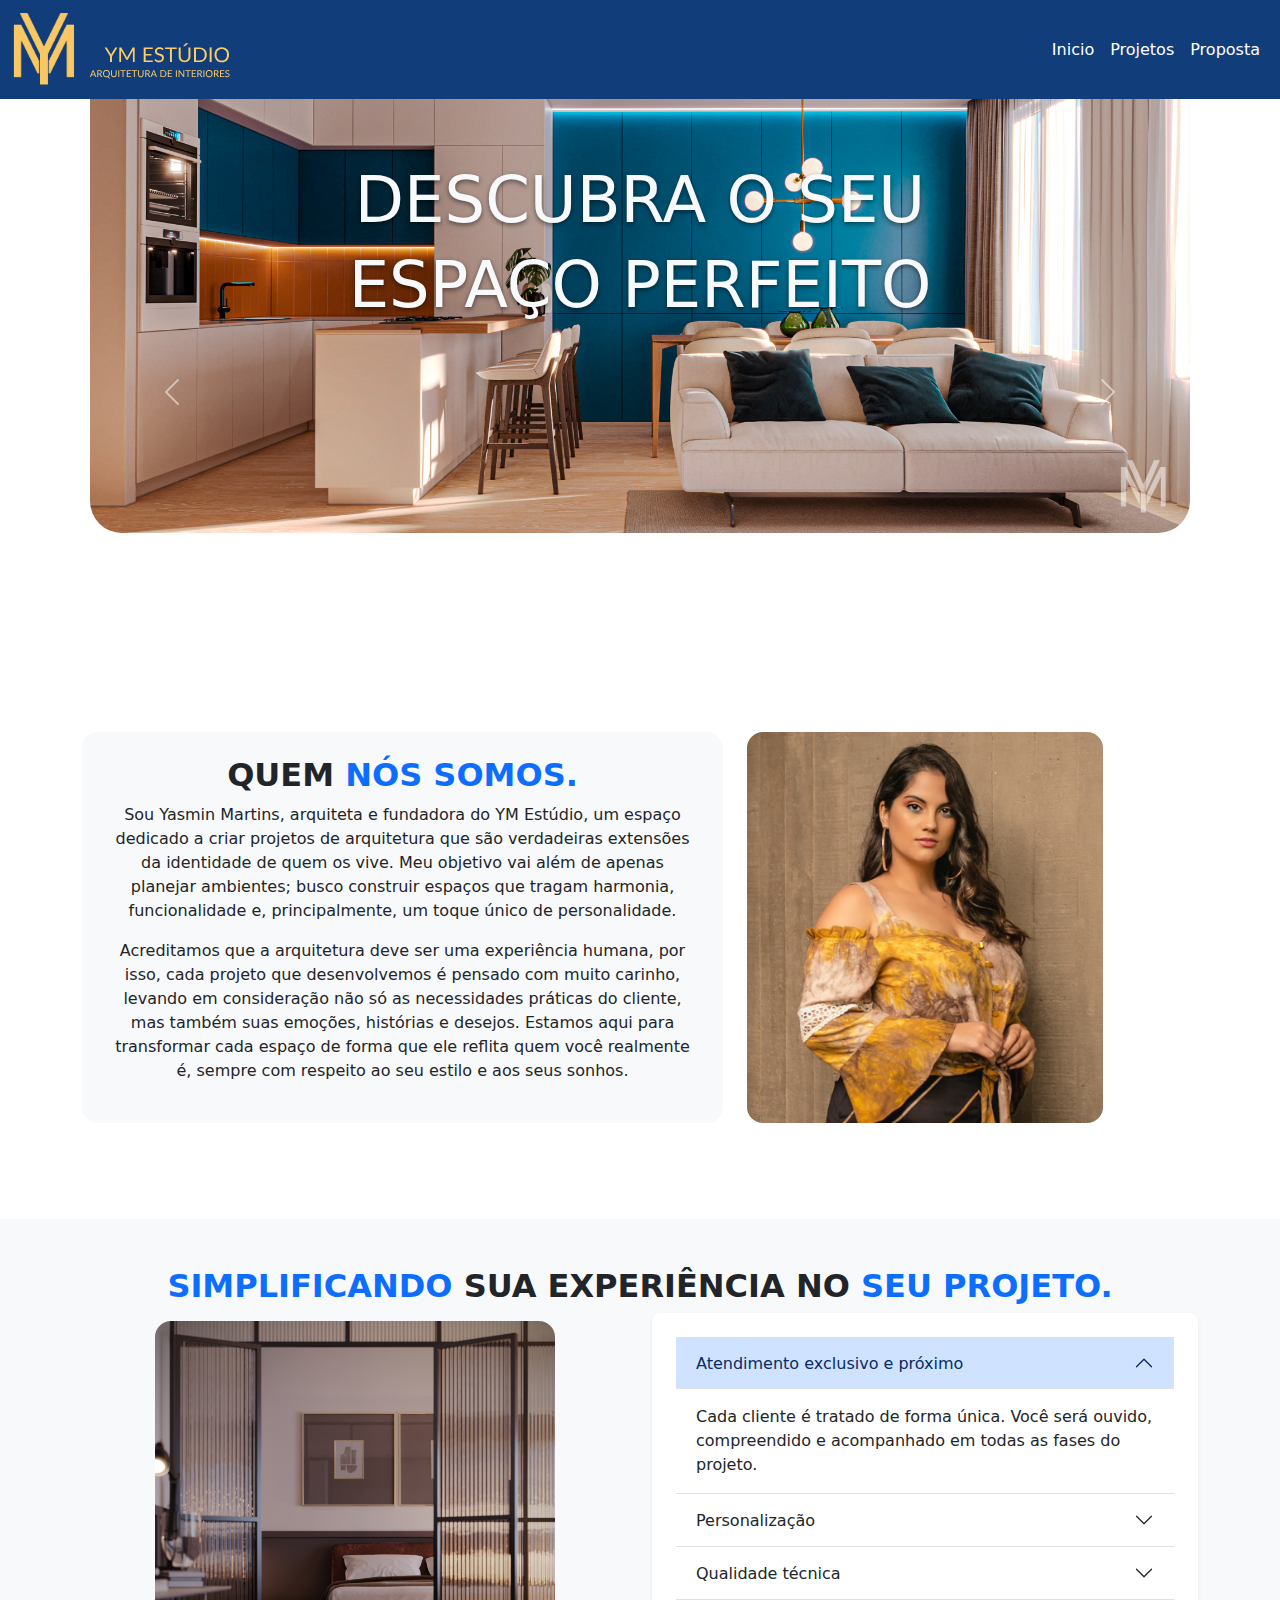
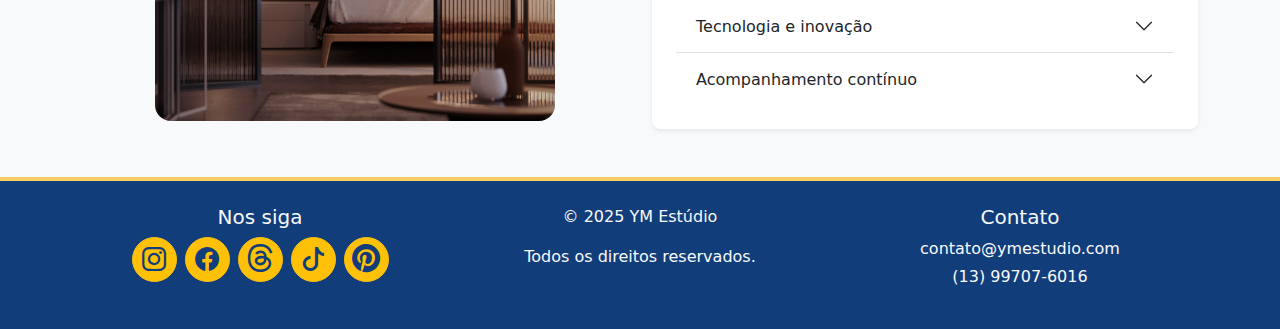
<file: index.html>
<!DOCTYPE html>
<html lang="pt-br">

<head>
  <meta charset="UTF-8">
  <meta name="viewport" content="width=device-width, initial-scale=1.0">
  <title>YM Estúdio - Arquitetura de Interiores</title>
  <link rel="shortcut icon" href="/assets/icons/favicon.png" type="image/x-icon">

  <link rel="stylesheet" href="https://cdn.jsdelivr.net/npm/bootstrap@5.3.3/dist/css/bootstrap.min.css" integrity="sha384-QWTKZyjpPEjISv5WaRU9OFeRpok6YctnYmDr5pNlyT2bRjXh0JMhjY6hW+ALEwIH" crossorigin="anonymous">
  <link rel="stylesheet" href="https://cdn.jsdelivr.net/npm/bootstrap-icons@1.11.1/font/bootstrap-icons.css">
  <link href="https://fonts.googleapis.com/css2?family=Barlow+Condensed:wght@700&family=Barlow:wght@400;600&display=swap" rel="stylesheet">
  <link rel="stylesheet" href="/css/styles.css">
</head>

<body>
  <section id="header" class="sticky-top"></section>

  <main>
    <!-- Sessão Banner -->
    <section class="banner position-relative d-flex justify-content-center text-center text-light">
      <div class="banner-text position-absolute">
        <h1 class="display-3">DESCUBRA O SEU</h1>
        <h1 class="display-3">ESPAÇO PERFEITO</h1>
      </div>
      <!-- Carousel -->
      <div id="bannerCarousel" class="carousel slide w-100 h-100" data-bs-ride="carousel">
        <div class="carousel-inner h-100">
          <div class="carousel-item active">
            <a href="/html/projetos.html">
              <img src="/assets/pag_hm/bn_01.png" class="d-block w-100 object-fit-cover" alt="Imagem 1">
            </a>
          </div>
          <div class="carousel-item">
            <a href="/html/projetos.html">
              <img src="/assets/pag_hm/bn_02.png" class="d-block w-100 object-fit-cover" alt="Imagem 2">
            </a>
          </div>
          <div class="carousel-item">
            <a href="/html/projetos.html">
              <img src="/assets/pag_hm/bn_03.png" class="d-block w-100 object-fit-cover" alt="Imagem 3">
            </a>
          </div>
          <div class="carousel-item">
            <a href="/html/projetos.html">
              <img src="/assets/pag_hm/bn_04.png" class="d-block w-100 object-fit-cover" alt="Imagem 4">
            </a>
          </div>
        </div>
        <button class="carousel-control-prev" type="button" data-bs-target="#bannerCarousel" data-bs-slide="prev">
          <span class="carousel-control-prev-icon" aria-hidden="true"></span>
        </button>
        <button class="carousel-control-next" type="button" data-bs-target="#bannerCarousel" data-bs-slide="next">
          <span class="carousel-control-next-icon" aria-hidden="true"></span>
        </button>
      </div>
    </section>

    <!-- Sessão: Quem Somos -->
    <section class="container my-5 pb-5">
      <div class="row align-items-stretch">
        <div class="col-md-7">
          <div class="p-4 bg-light rounded-4 text-center h-100 d-flex flex-column justify-content-between">
            <h2 class="fw-bold">QUEM <span class="text-primary">NÓS SOMOS.</span></h2>
            <p>Sou Yasmin Martins, arquiteta e fundadora do YM Estúdio, um espaço dedicado a criar projetos de
              arquitetura que são verdadeiras extensões da identidade de quem os vive. Meu objetivo vai além de apenas
              planejar ambientes; busco construir espaços que tragam harmonia, funcionalidade e, principalmente, um
              toque único de personalidade.</p>
            <p>Acreditamos que a arquitetura deve ser uma experiência humana, por isso, cada projeto que desenvolvemos é
              pensado com muito carinho, levando em consideração não só as necessidades práticas do cliente, mas também
              suas emoções, histórias e desejos. Estamos aqui para transformar cada espaço de forma que ele reflita quem
              você realmente é, sempre com respeito ao seu estilo e aos seus sonhos.</p>
          </div>
        </div>
        <div class="col-md-4">
          <img src="/assets/pag_hm/qns.png" alt="Casa moderna" class="img-fluid rounded-4 w-100 h-100 object-fit-cover">
        </div>
      </div>
    </section>

    <!-- Sessão: Simplificando sua Experiência -->
    <section class="bg-light">
      <div class="container py-5">
        <h2 class="fw-bold text-center">
          <span class="text-primary">SIMPLIFICANDO</span> SUA EXPERIÊNCIA NO <span class="text-primary">SEU PROJETO.</span>
        </h2>
        <div class="row g-4 align-items-center">
          <!-- Coluna da Imagem -->
          <div class="col-md-6 d-flex justify-content-center">
            <img id="image-display" src="" alt="Imagem" class="img-fluid rounded-4">
          </div>
          <!-- Coluna do Accordion -->
          <div class="col-md-6">
            <div class="p-4 bg-white rounded-3 shadow-sm">
              <div class="accordion accordion-flush" id="accordionFlush"></div>
            </div>
          </div>
        </div>
      </div>
    </section>
  </main>

  <section id="footer"></section>

  <script src="https://cdn.jsdelivr.net/npm/bootstrap@5.3.3/dist/js/bootstrap.bundle.min.js" integrity="sha384-YvpcrYf0tY3lHB60NNkmXc5s9fDVZLESaAA55NDzOxhy9GkcIdslK1eN7N6jIeHz" crossorigin="anonymous"></script>
  <script src="/js/scripts.js"></script>
</body>
</html>
</file>
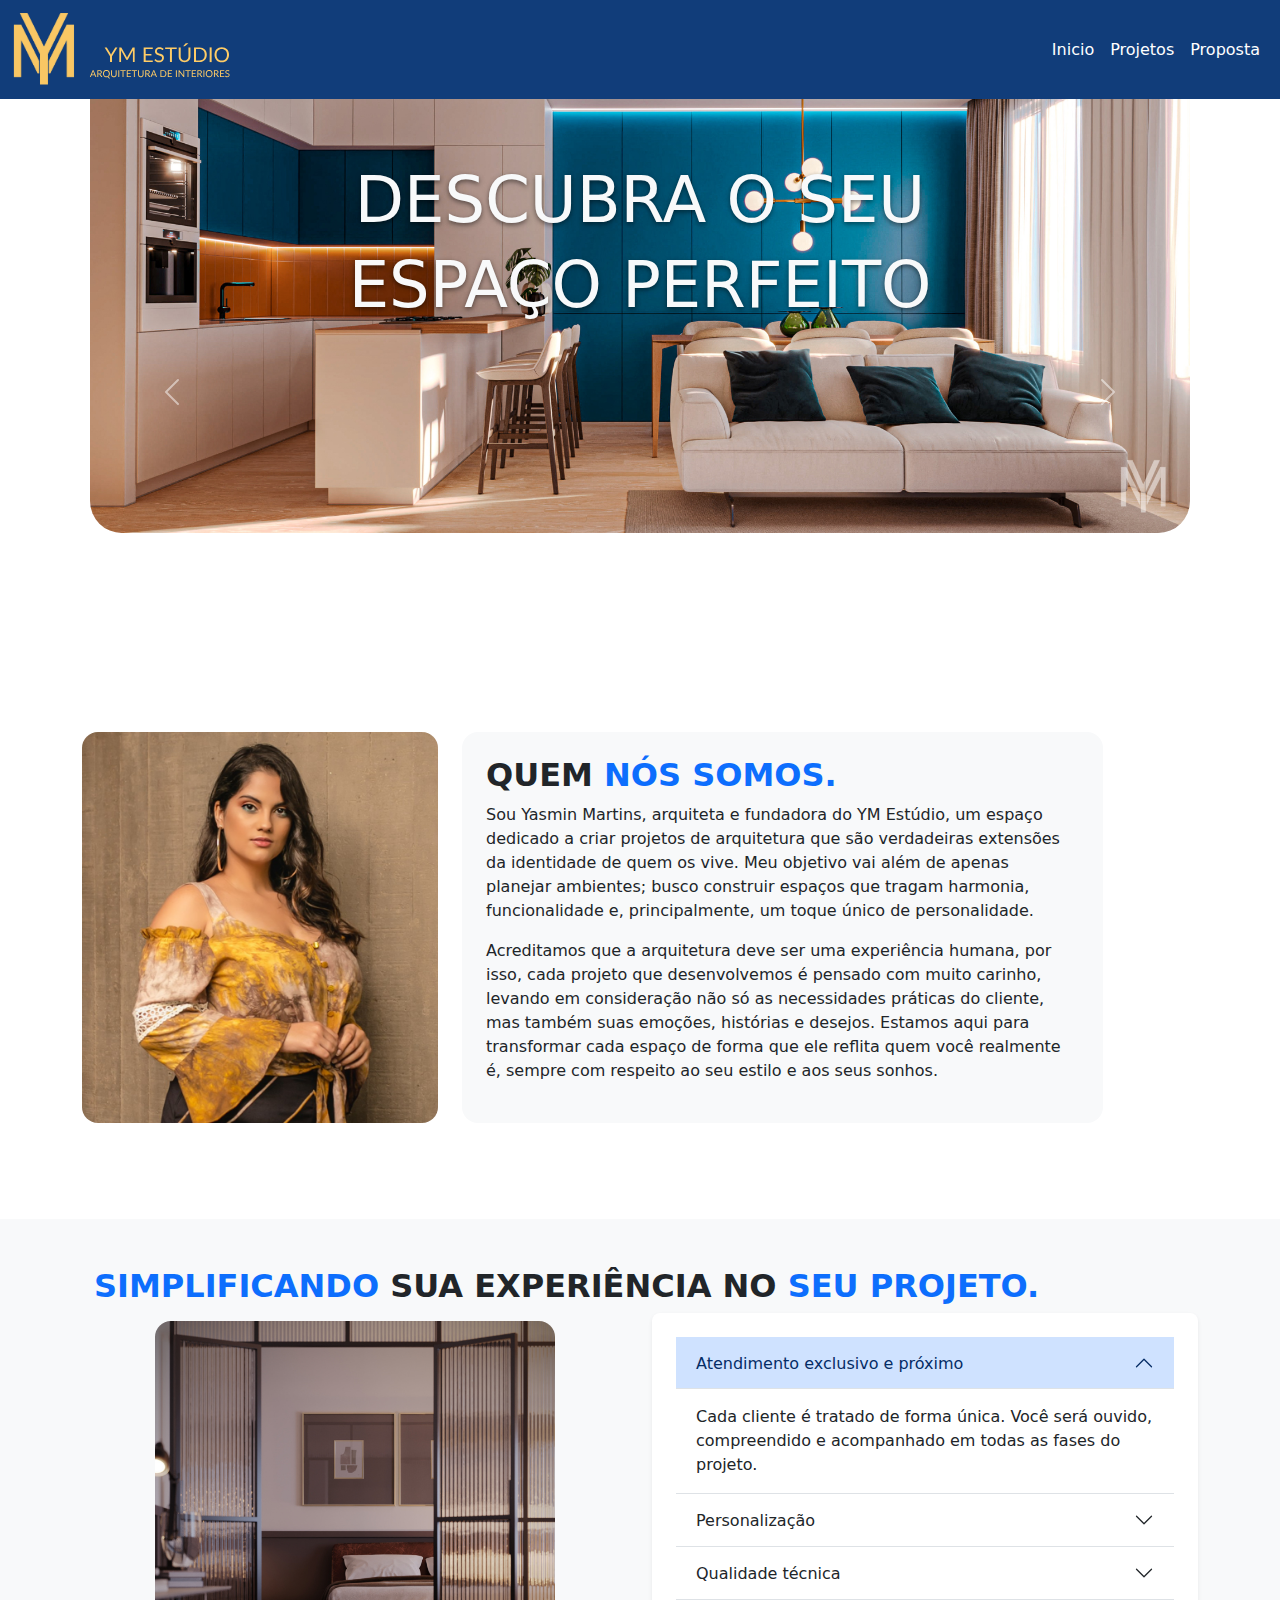
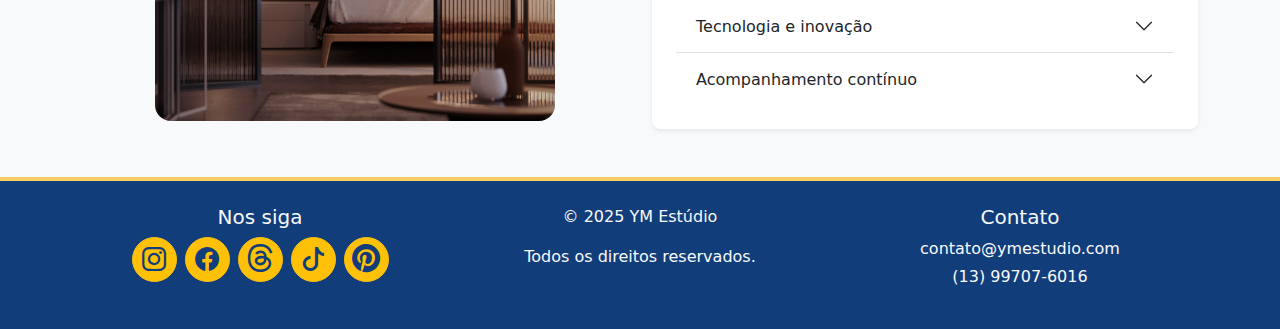
<file: html/index.html>
<!DOCTYPE html>
<html lang="pt-br">

<head>
  <meta charset="UTF-8">
  <meta name="viewport" content="width=device-width, initial-scale=1.0">
  <title>YM Estúdio - Arquitetura de Interiores</title>
  <link rel="shortcut icon" href="/assets/icons/favicon.png" type="image/x-icon">
  <link href="https://cdn.jsdelivr.net/npm/bootstrap@5.3.3/dist/css/bootstrap.min.css" rel="stylesheet"
    integrity="sha384-QWTKZyjpPEjISv5WaRU9OFeRpok6YctnYmDr5pNlyT2bRjXh0JMhjY6hW+ALEwIH" crossorigin="anonymous">
  <link rel="stylesheet" href="https://cdn.jsdelivr.net/npm/bootstrap-icons@1.11.1/font/bootstrap-icons.css">
  <link href="https://fonts.googleapis.com/css2?family=Barlow+Condensed:wght@700&family=Barlow:wght@400;600&display=swap" rel="stylesheet">
  <link rel="stylesheet" href="/css/styles.css">
</head>

<body>
  <section id="header" class="sticky-top"></section>

  <main>
    <section class="banner position-relative d-flex justify-content-center text-center text-light"> <!-- Sessão Banner-->
      <div class="banner-text position-absolute">
        <h1 class="display-3">DESCUBRA O SEU</h1>
        <h1 class="display-3">ESPAÇO PERFEITO</h1>
      </div>
      <!-- Carousel -->
      <div id="bannerCarousel" class="carousel slide w-100 h-100" data-bs-ride="carousel">
        <div class="carousel-inner h-100">
          <div class="carousel-item active">
            <a href="/html/projetos.html">
              <img src="/assets/pag_hm/bn_01.png" class="d-block w-100 object-fit-cover" alt="Imagem 1">
            </a>
          </div>
          <div class="carousel-item">
            <a href="/html/projetos.html">
              <img src="/assets/pag_hm/bn_02.png" class="d-block w-100 object-fit-cover" alt="Imagem 2">
            </a>
          </div>
          <div class="carousel-item">
            <a href="/html/projetos.html">
              <img src="/assets/pag_hm/bn_03.png" class="d-block w-100 object-fit-cover" alt="Imagem 3">
            </a>
          </div>
          <div class="carousel-item">
            <a href="/html/projetos.html">
              <img src="/assets/pag_hm/bn_04.png" class="d-block w-100 object-fit-cover" alt="Imagem 3">
            </a>
          </div>
        </div>
        <!-- Controles do Carousel -->
        <button class="carousel-control-prev" type="button" data-bs-target="#bannerCarousel" data-bs-slide="prev">
          <span class="carousel-control-prev-icon" aria-hidden="true"></span>
        </button>
        <button class="carousel-control-next" type="button" data-bs-target="#bannerCarousel" data-bs-slide="next">
          <span class="carousel-control-next-icon" aria-hidden="true"></span>
        </button>
      </div>
    </section>

    <section class="container my-5 pb-5"> <!-- Sessão: Quem somos -->
      <div class="container-qs row align-items-stretch">
        <div class="col-md-4 d-flex">
          <img src="/assets/pag_hm/qns.png" alt="Casa moderna" class="img-fluid rounded-4 w-100 h-100 object-fit-cover">
        </div>
        <div class="col-md-7 d-flex">
          <div class="p-4 bg-light rounded-4 d-flex flex-column justify-content-between h-100">
            <h2 class="fw-bold">
              QUEM <span class="text-primary">NÓS SOMOS.</span>
            </h2>
            <p>Sou Yasmin Martins, arquiteta e fundadora do YM Estúdio, um espaço dedicado a criar projetos de
              arquitetura que são verdadeiras extensões da identidade de quem os vive. Meu objetivo vai além de apenas
              planejar ambientes; busco construir espaços que tragam harmonia, funcionalidade e, principalmente, um
              toque único de personalidade.</p>

            <p>Acreditamos que a arquitetura deve ser uma experiência humana, por isso, cada projeto que desenvolvemos é
              pensado com muito carinho, levando em consideração não só as necessidades práticas do cliente, mas também
              suas emoções, histórias e desejos. Estamos aqui para transformar cada espaço de forma que ele reflita quem
              você realmente é, sempre com respeito ao seu estilo e aos seus sonhos.</p>
          </div>
        </div>
      </div>
    </section>

    <section class="bg-light"> <!-- Sessão: Simplificando sua experiênca -->
      <div class="container py-5">
        <h2 class="container fw-bold">
          <span class="text-primary">SIMPLIFICANDO</span> SUA EXPERIÊNCIA NO <span class="text-primary">SEU PROJETO.</span>
        </h2>
        <div class="row g-4 align-items-center">
          <!-- Coluna da Imagem -->
          <div class="col-md-6">
            <div class="d-flex justify-content-center">
              <img id="image-display" src="" alt="Imagem" class="img-fluid rounded-4">
            </div>
          </div>
          <!-- Coluna do Accordion -->
          <div class="col-md-6">
            <div class="p-4 bg-white rounded-3 shadow-sm">
              <div class="accordion accordion-flush" id="accordionFlush"></div>
            </div>
          </div>
        </div>
      </div>
    </section>
  </main>

  <section id="footer"></section>
</body>

<script src="https://cdn.jsdelivr.net/npm/bootstrap@5.3.3/dist/js/bootstrap.bundle.min.js"
  integrity="sha384-YvpcrYf0tY3lHB60NNkmXc5s9fDVZLESaAA55NDzOxhy9GkcIdslK1eN7N6jIeHz" crossorigin="anonymous"></script>
<script src="/js/scripts.js"></script>

</html>
</file>
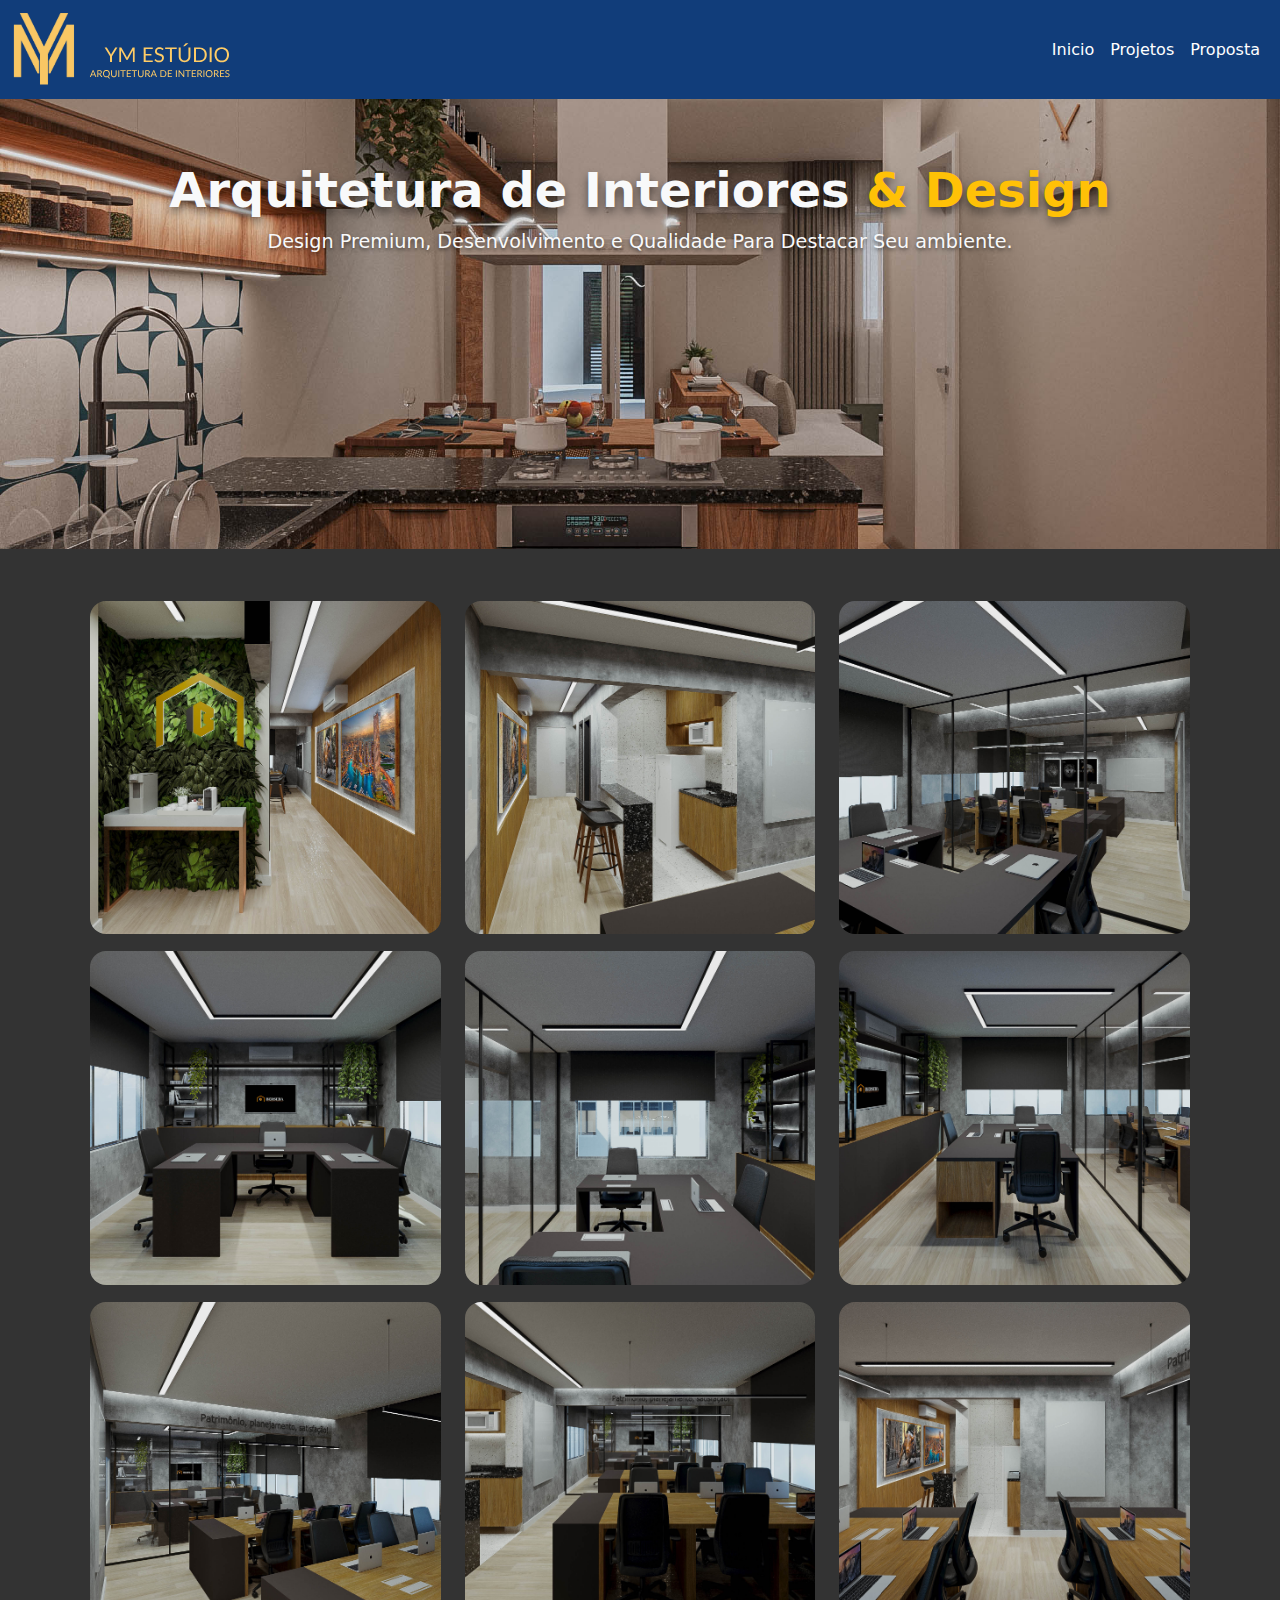
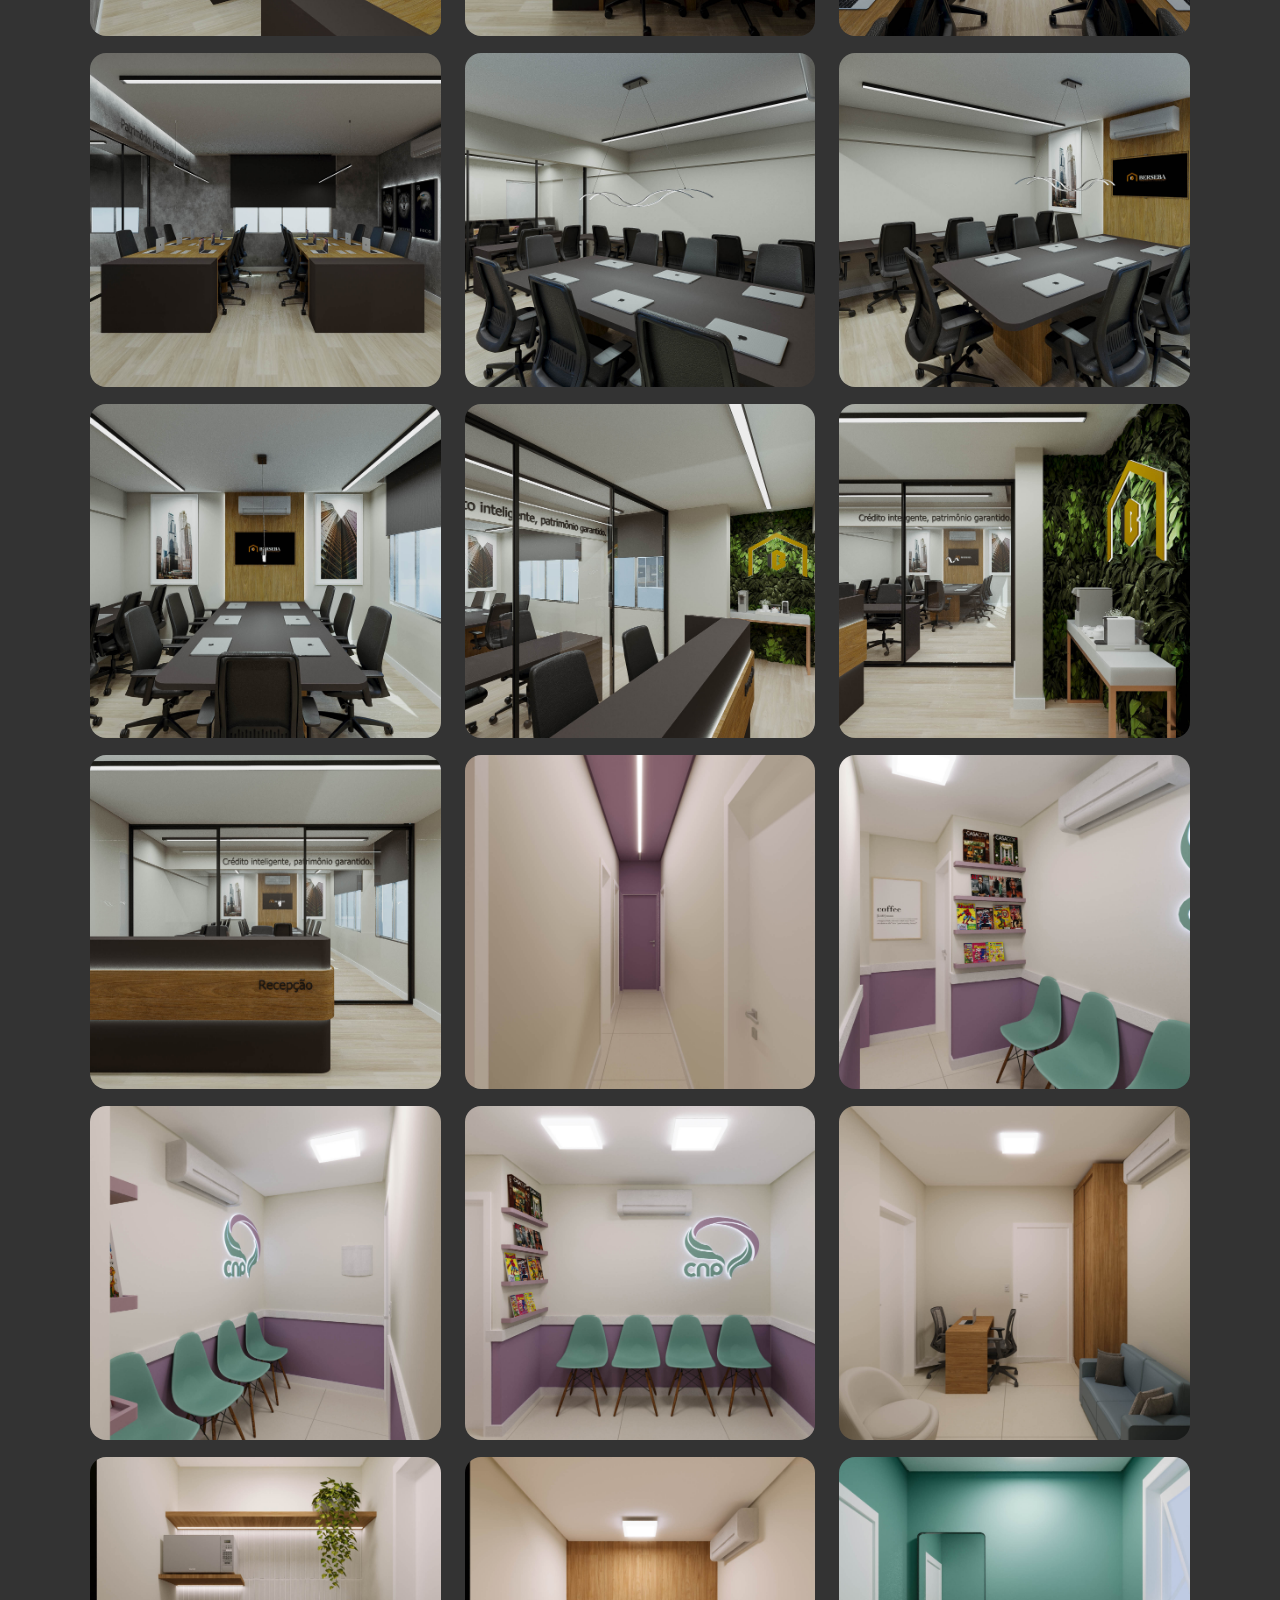
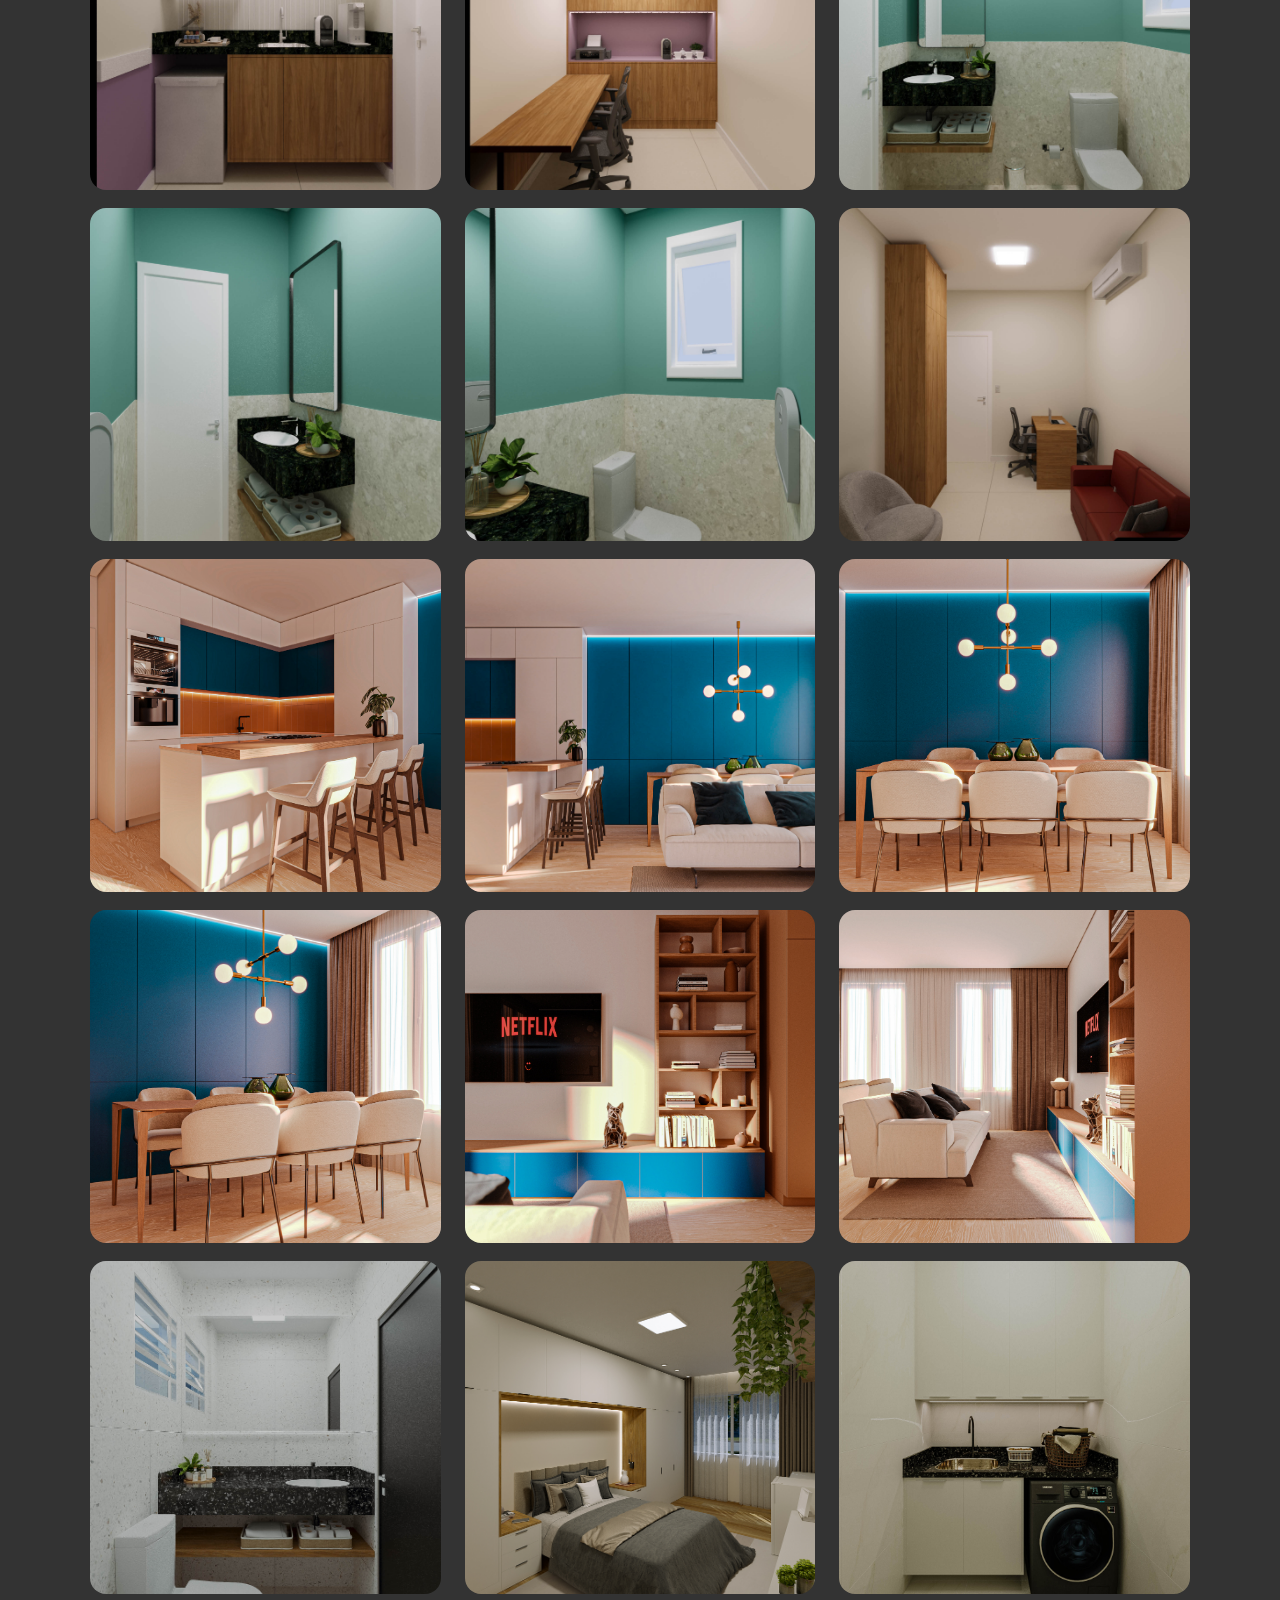
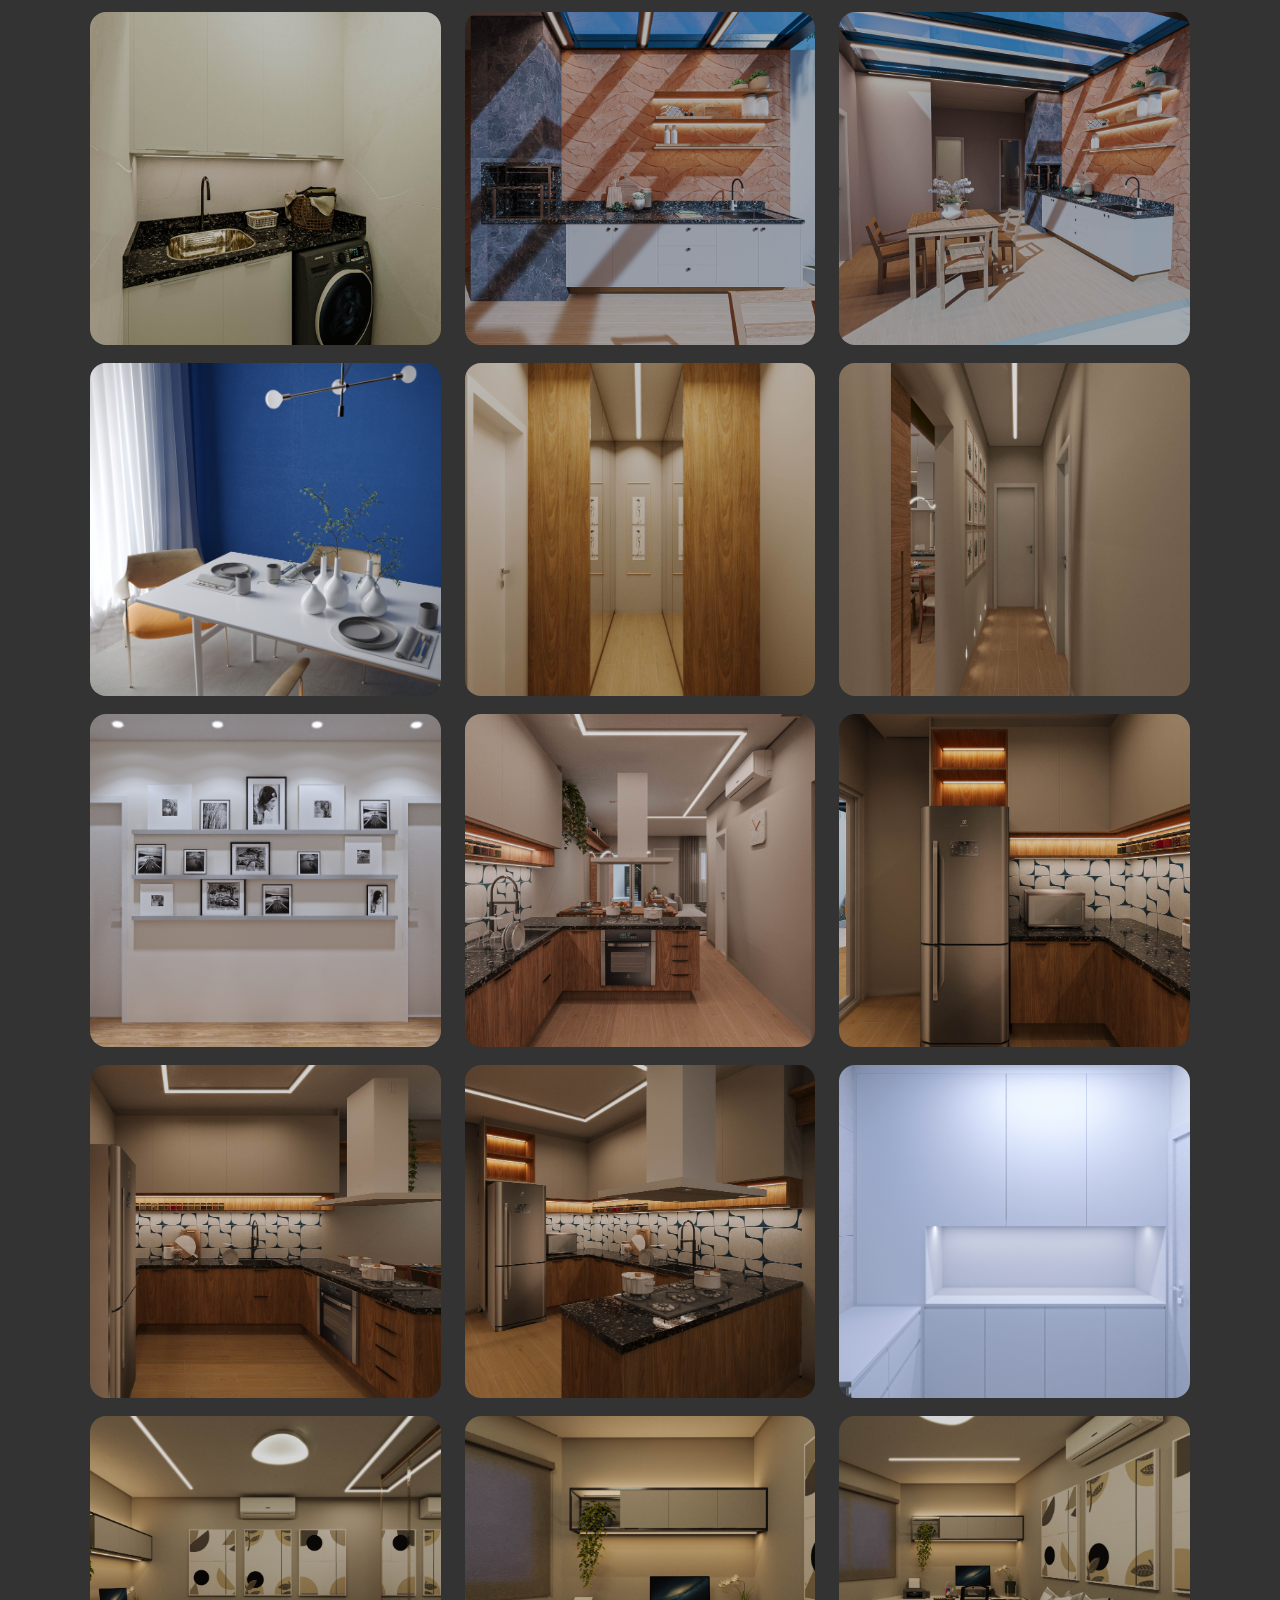
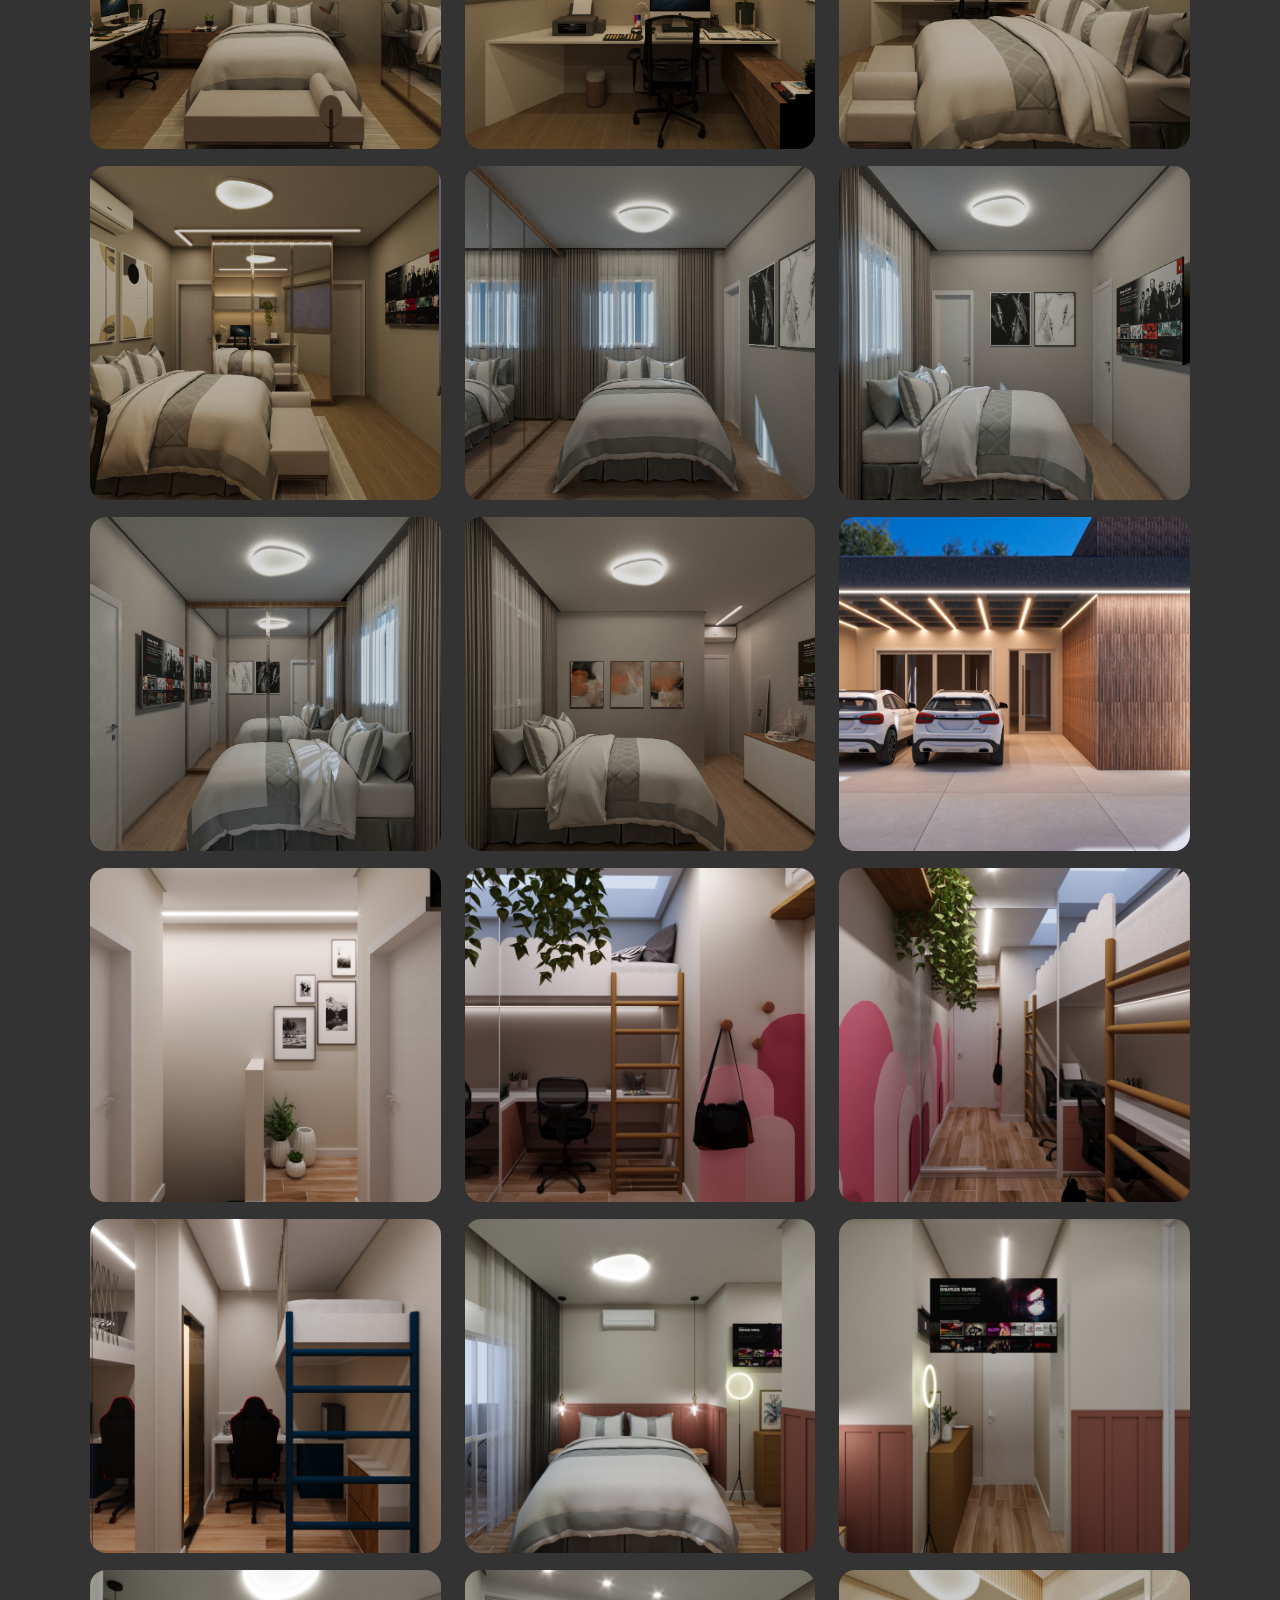
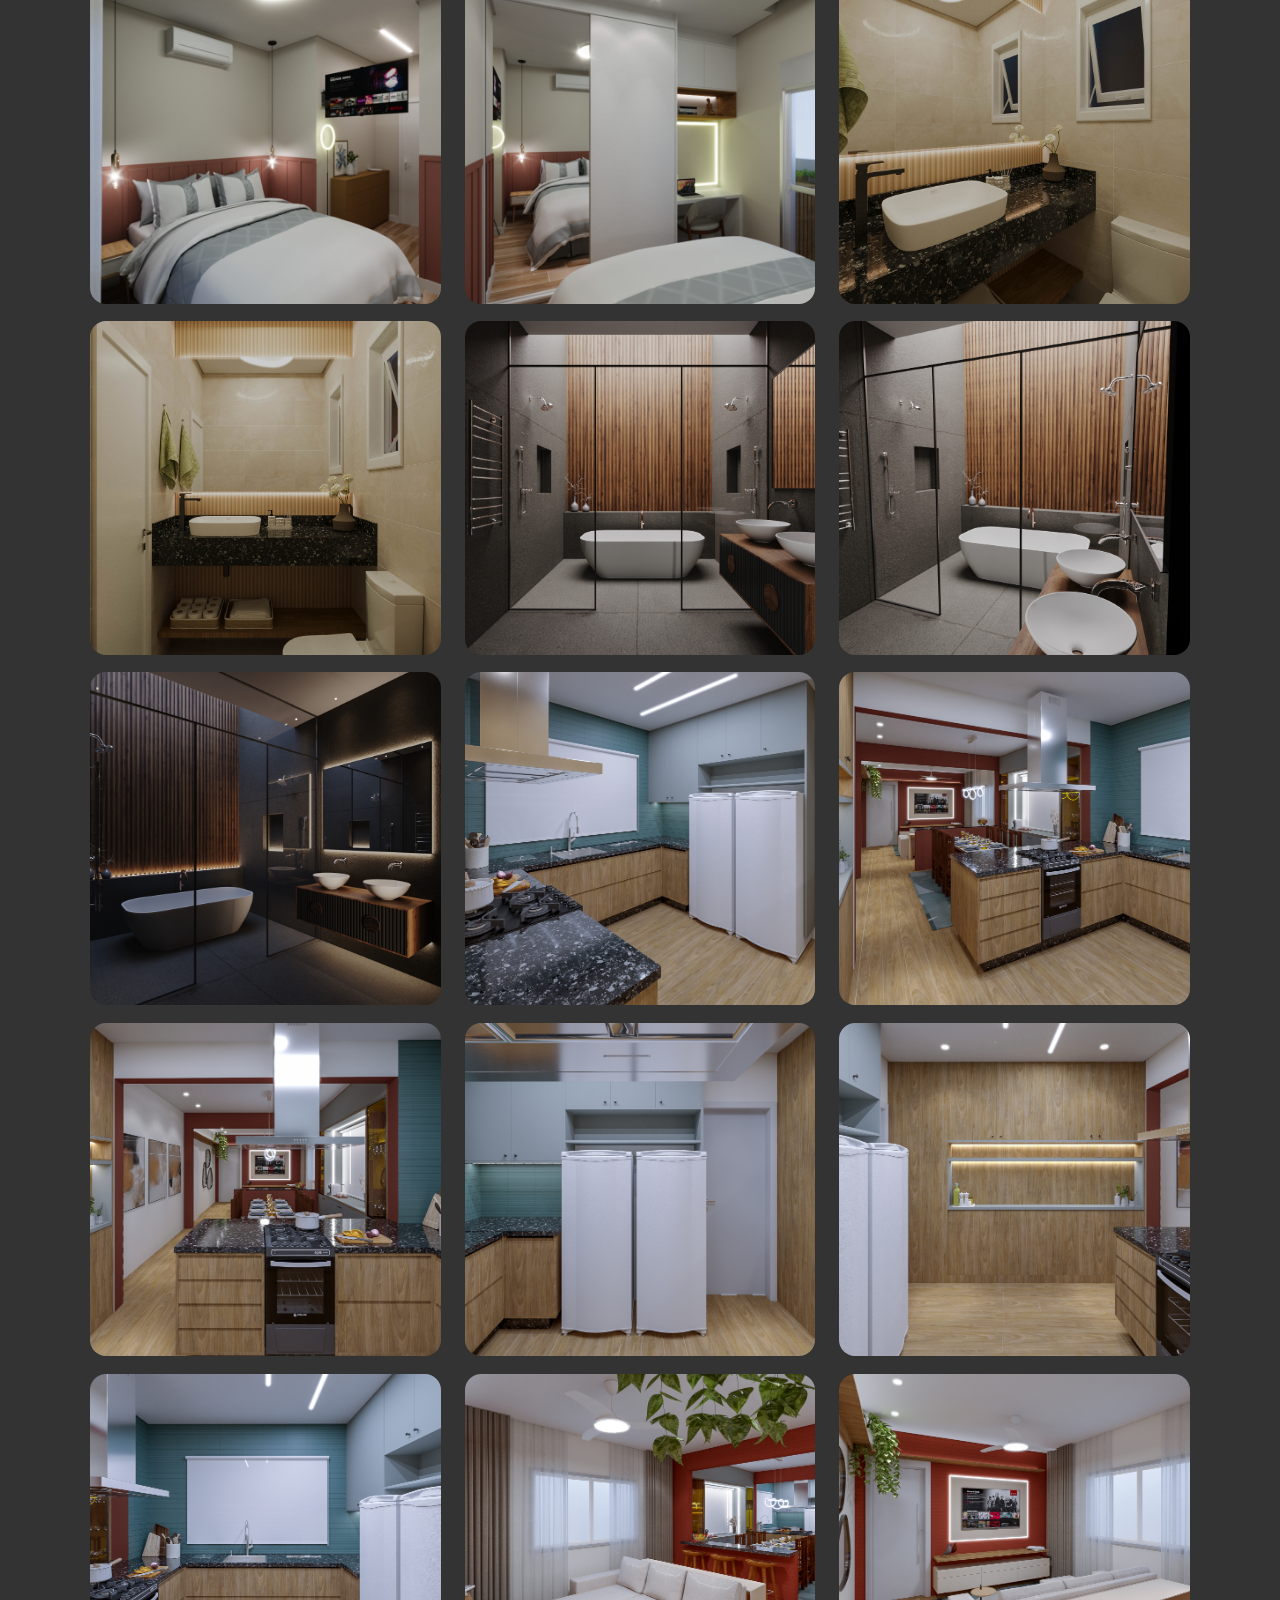
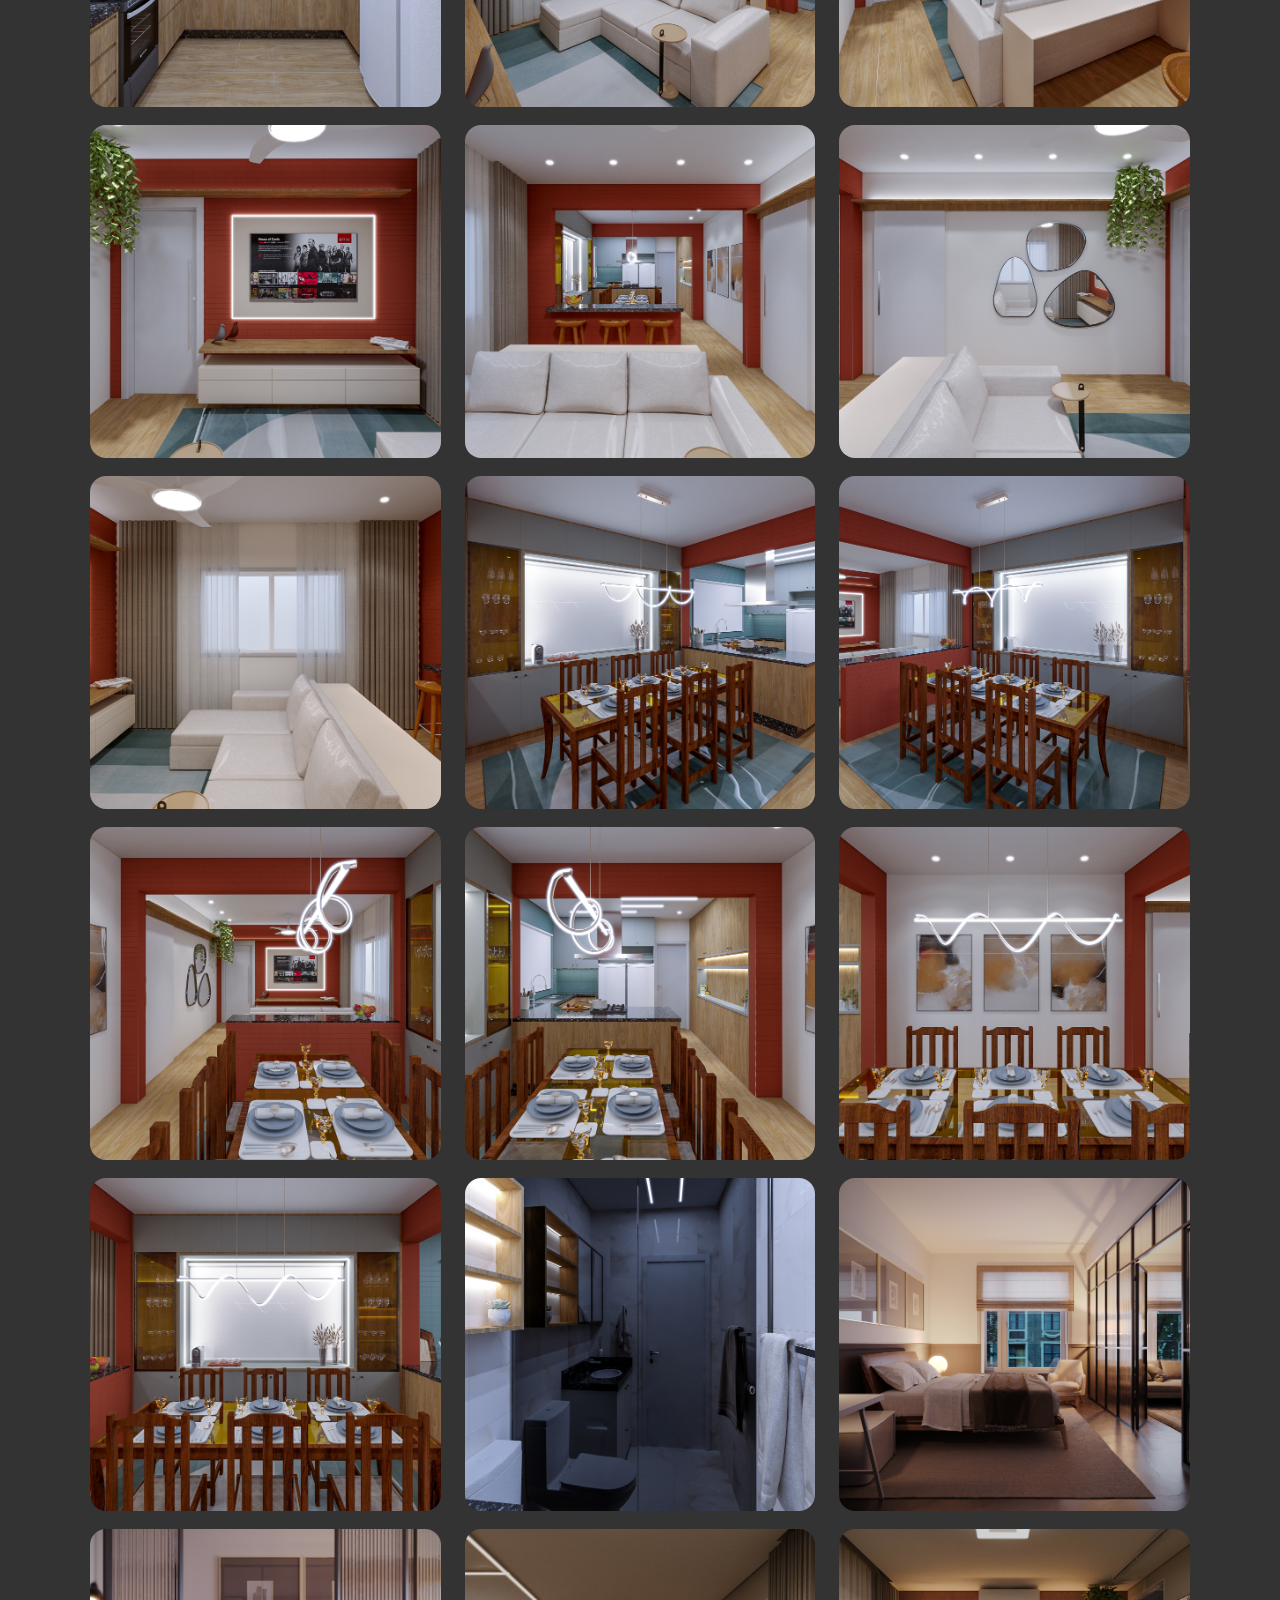
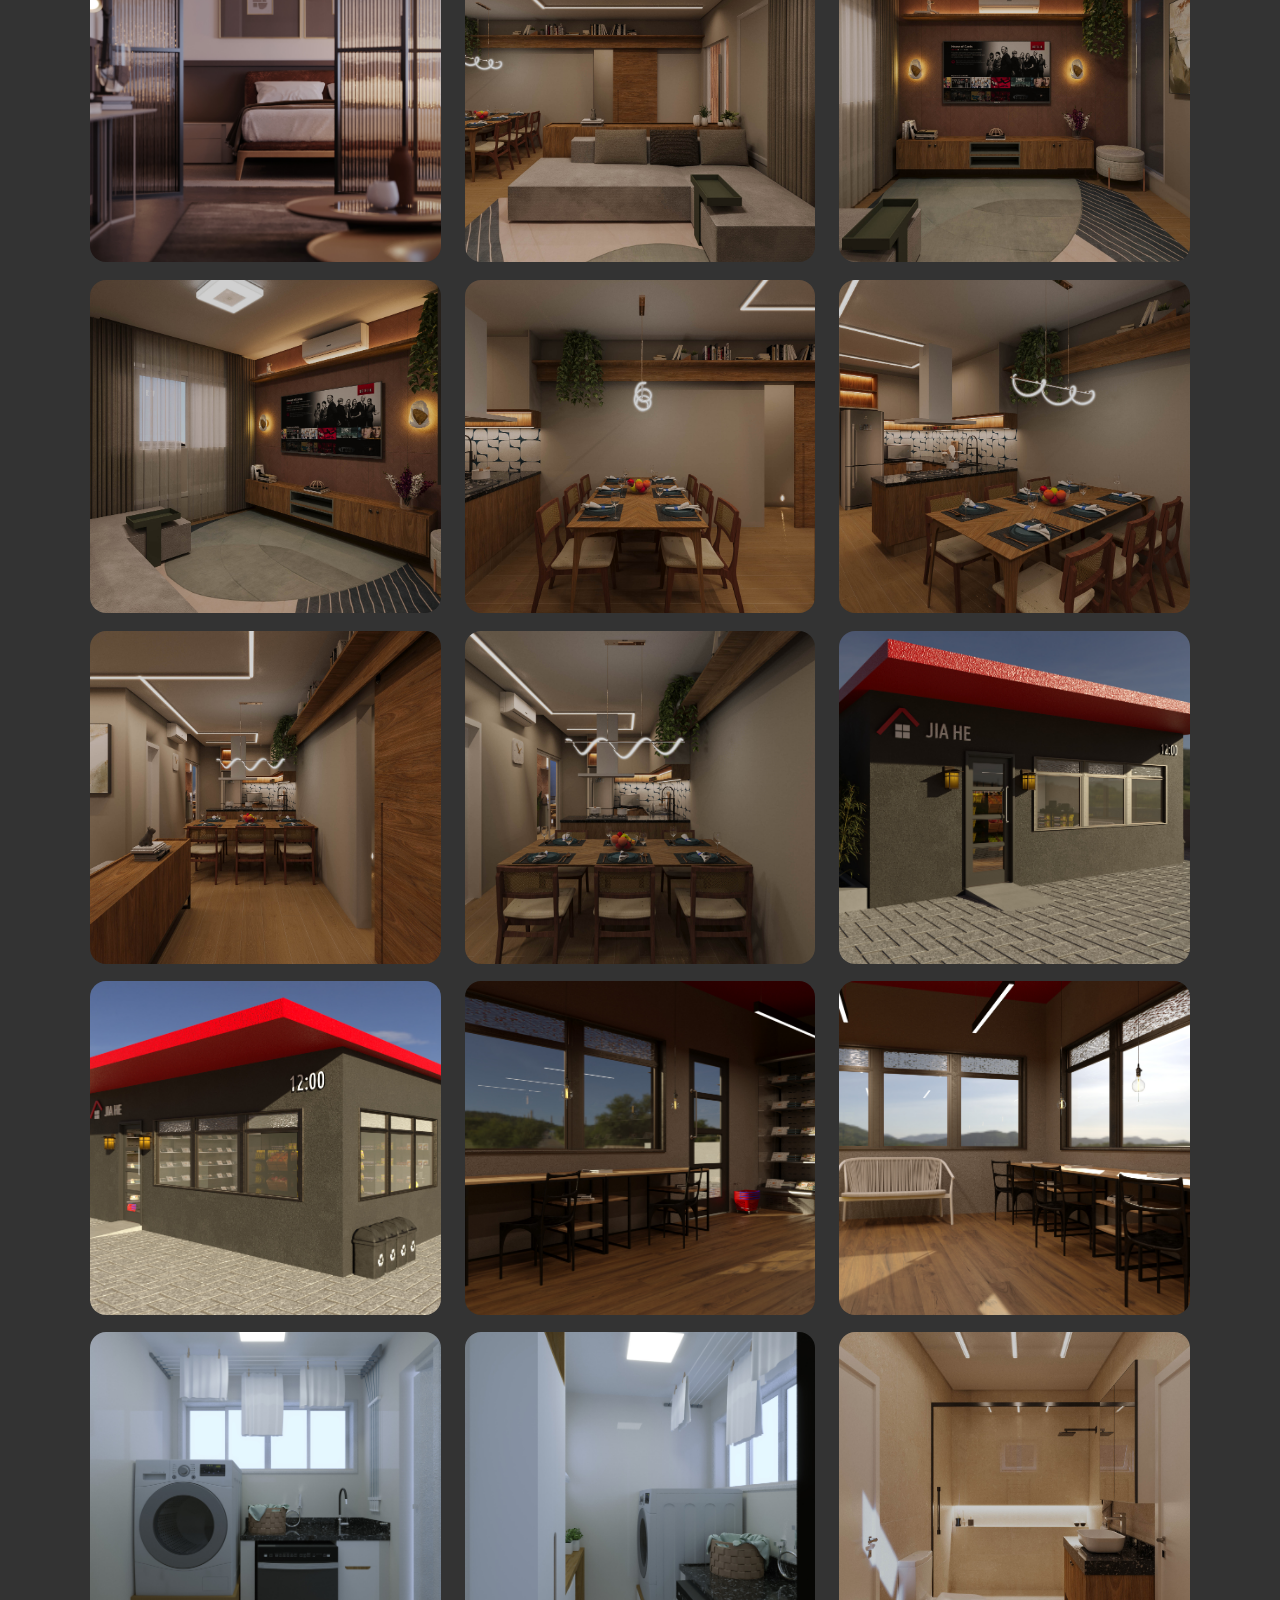
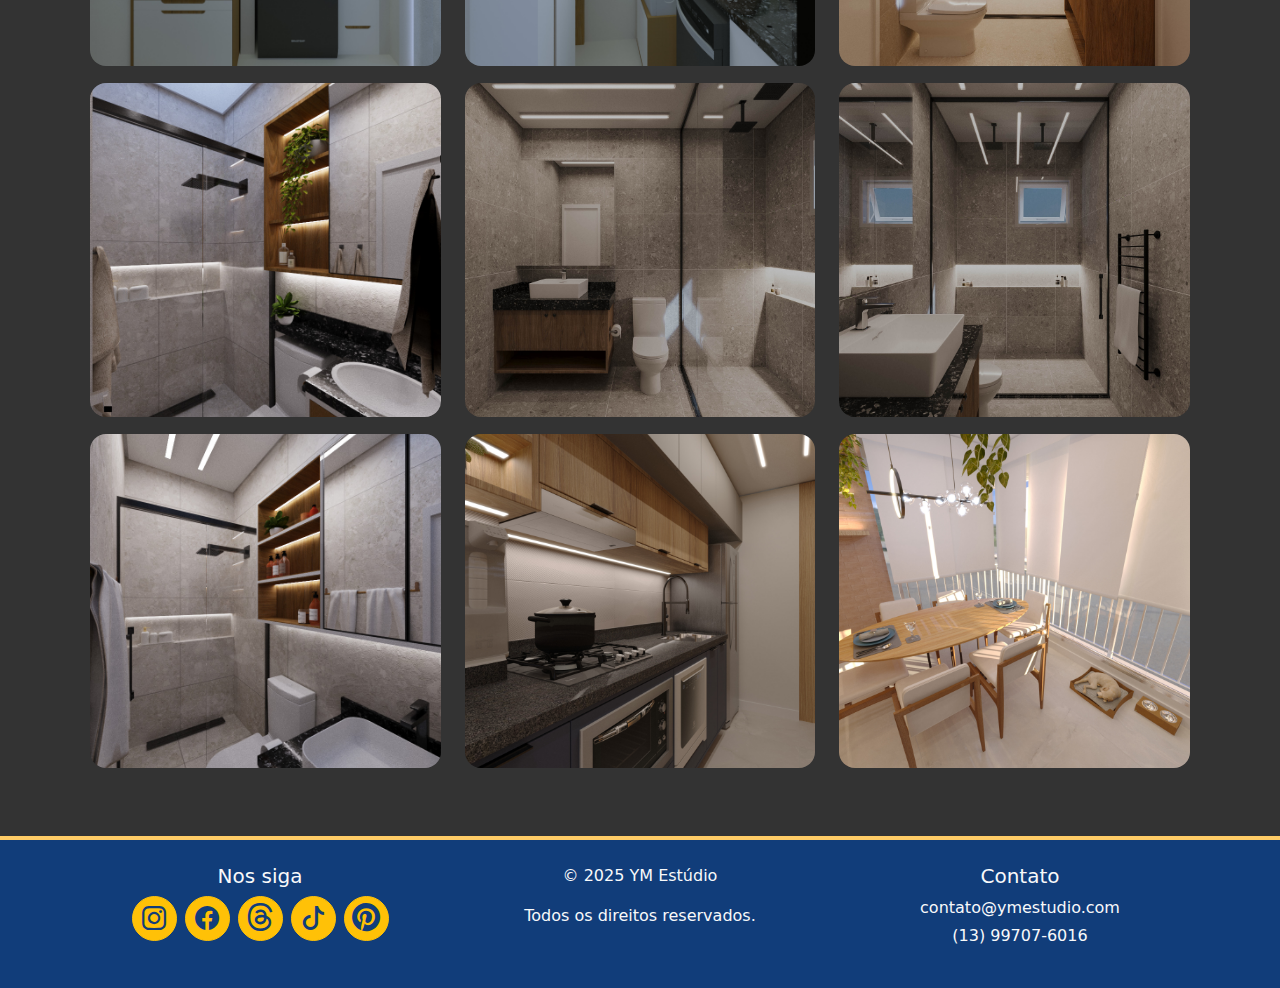
<file: html/projetos.html>
<!DOCTYPE html>
<html lang="pt-br">

<head>
  <meta charset="UTF-8">
  <meta name="viewport" content="width=device-width, initial-scale=1.0">
  <title>YM Estúdio - Projetos</title>
  <link rel="shortcut icon" href="/assets/icons/favicon.png" type="image/x-icon">

  <link href="https://cdn.jsdelivr.net/npm/bootstrap@5.3.3/dist/css/bootstrap.min.css" rel="stylesheet" integrity="sha384-QWTKZyjpPEjISv5WaRU9OFeRpok6YctnYmDr5pNlyT2bRjXh0JMhjY6hW+ALEwIH" crossorigin="anonymous">
  <link rel="stylesheet" href="https://cdn.jsdelivr.net/npm/bootstrap-icons@1.11.1/font/bootstrap-icons.css">
  <link href="https://fonts.googleapis.com/css2?family=Barlow+Condensed:wght@700&family=Barlow:wght@400;600&display=swap" rel="stylesheet">
  <link rel="stylesheet" href="/css/styles.css">
</head>

<body>
  <div id="header" class="sticky-top"></div>

  <main class="projetos-main">
    <section class="hero text-center text-light"> <!-- Banner -->
      <div class="container">
        <h1 class="fw-bold">Arquitetura de Interiores <span class="text-warning">& Design</span></h1>
        <p>Design Premium, Desenvolvimento e Qualidade Para Destacar Seu ambiente.</p>
      </div>
    </section>
    <section class="projetos row" id="projetos-container"> <!-- Imagens do Projetox--></section>
    <div id="lightbox" class="lightbox"> <!-- Lightbox para exibição em tela cheia -->
      <span class="close">&times;</span>
      <img id="lightbox-img" class="lightbox-img">
      <span class="prev" onclick="changeImage(-1)">&#10094;</span>
      <span class="next" onclick="changeImage(1)">&#10095;</span>
    </div>
  </main>

  <div id="footer"></div>

  <script src="https://cdn.jsdelivr.net/npm/bootstrap@5.3.3/dist/js/bootstrap.bundle.min.js" integrity="sha384-YvpcrYf0tY3lHB60NNkmXc5s9fDVZLESaAA55NDzOxhy9GkcIdslK1eN7N6jIeHz" crossorigin="anonymous"></script>
  <script src="/js/scripts.js"></script>
</body>
</html>
</file>
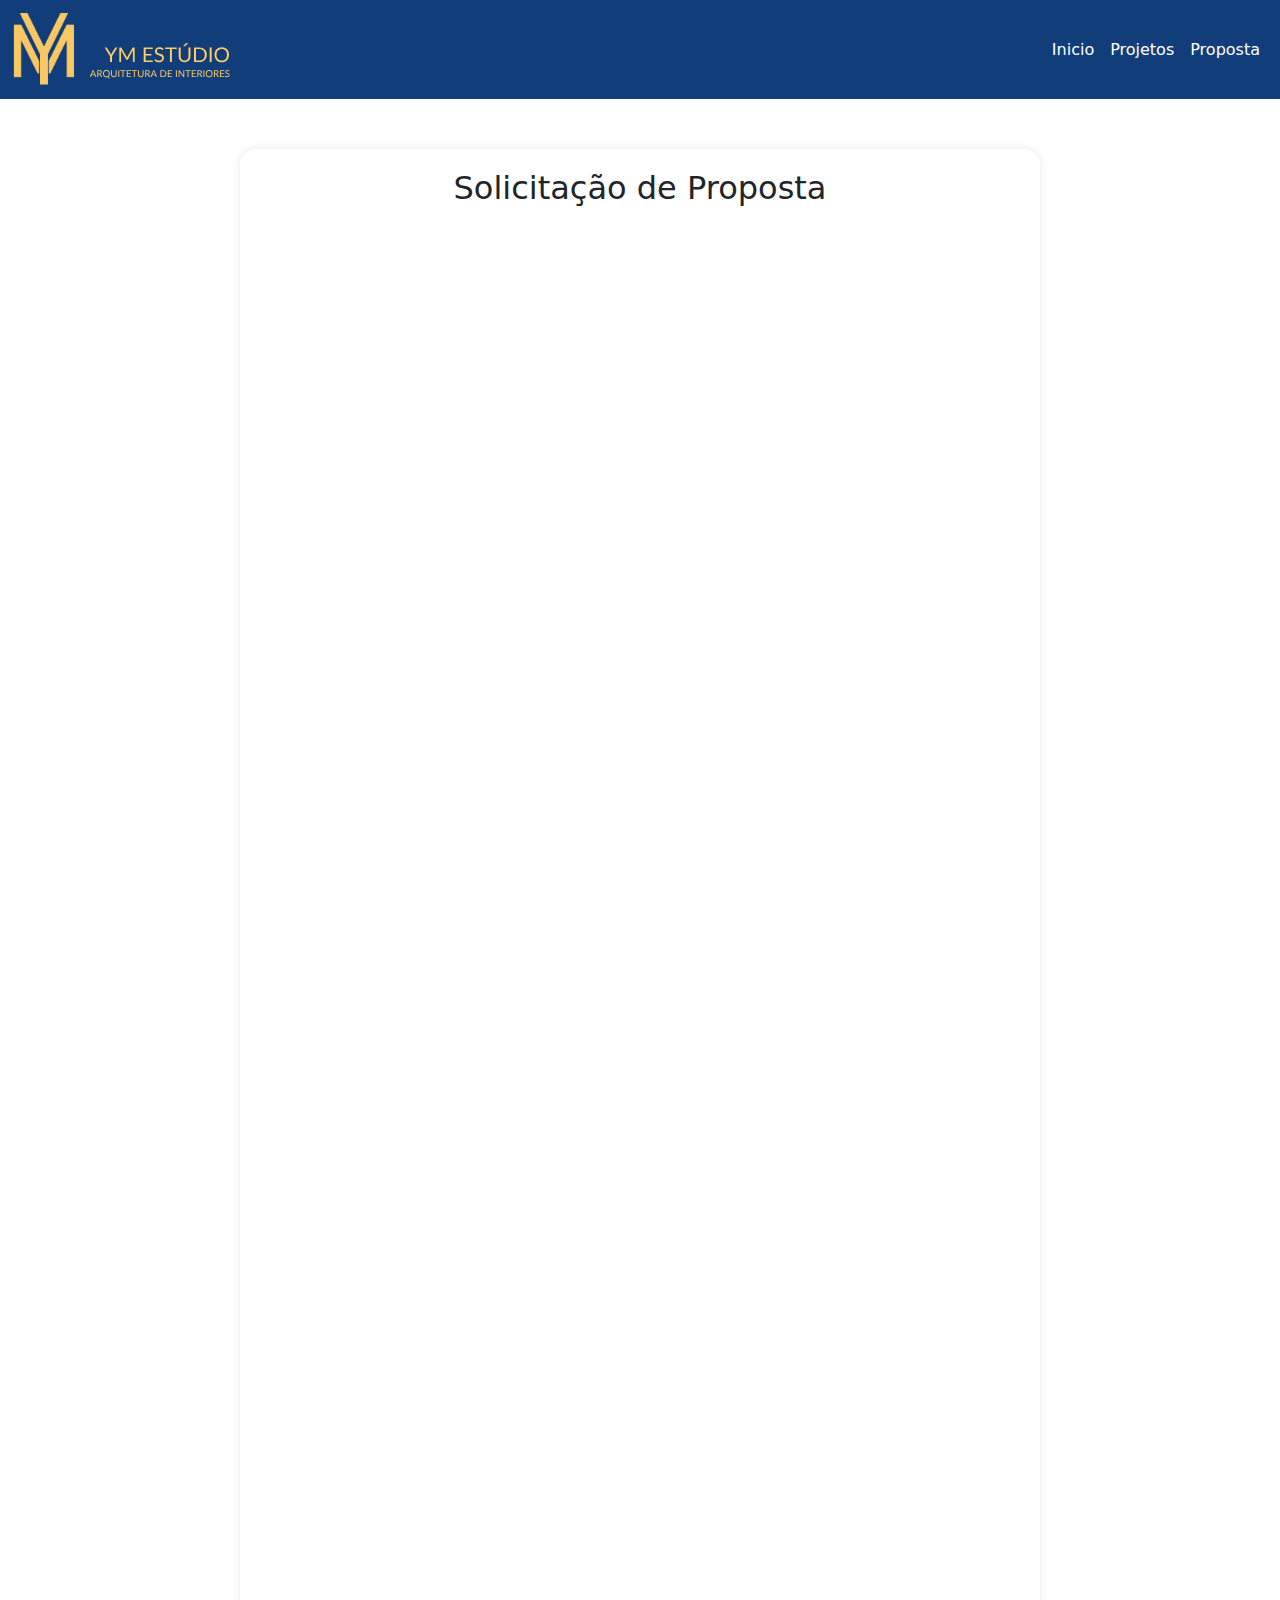
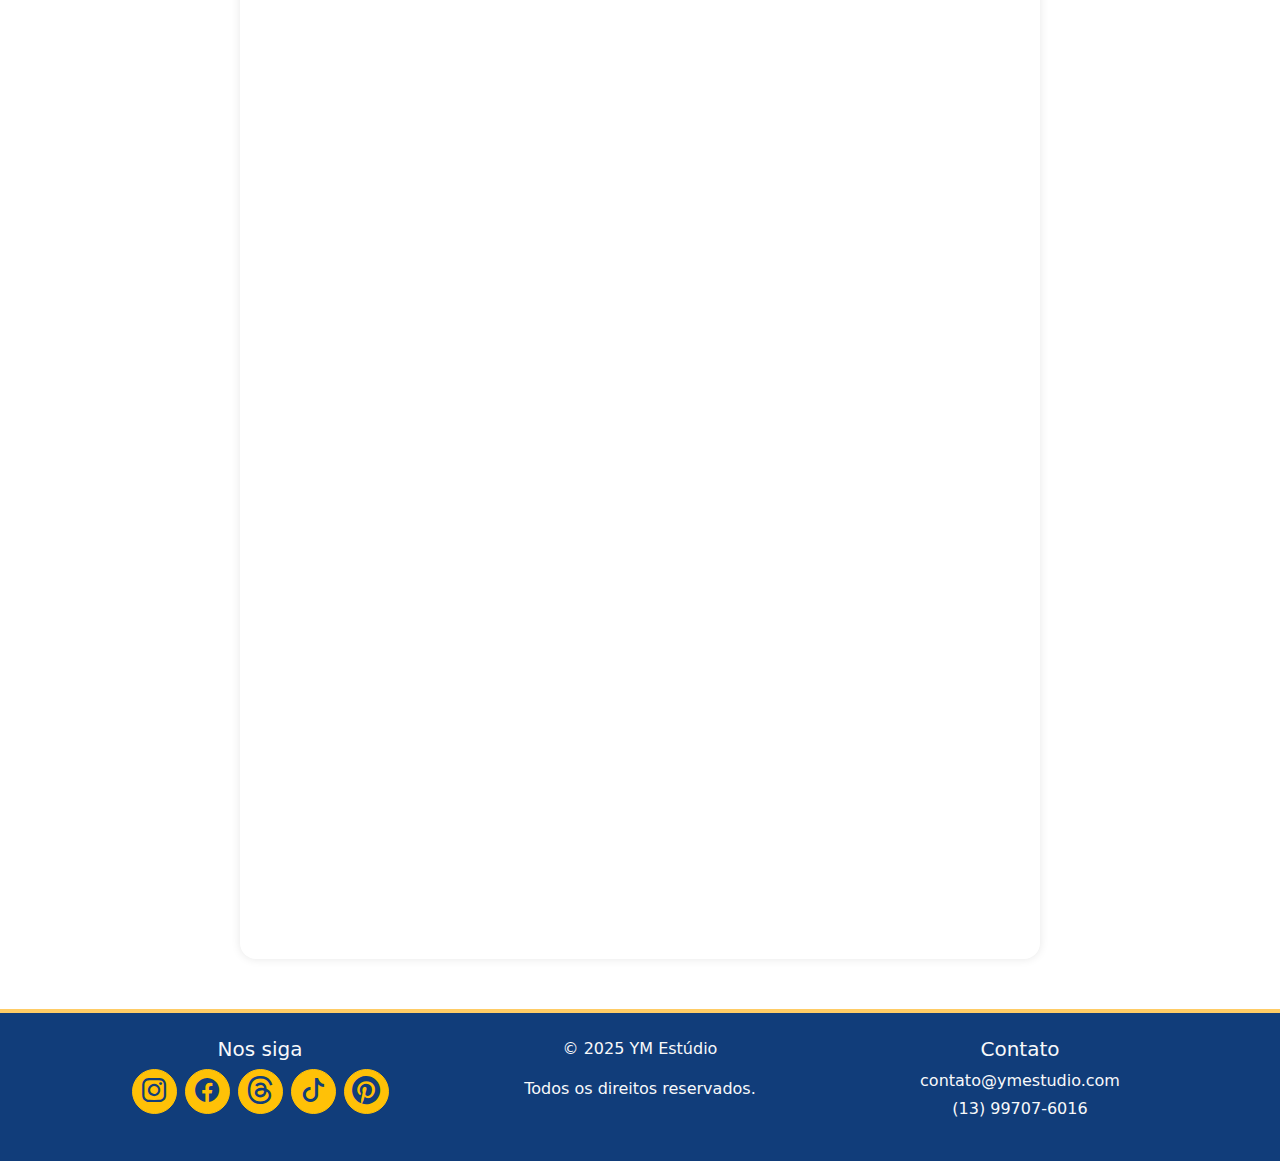
<file: html/proposta.html>
<!DOCTYPE html>
<html lang="pt-br">

<head>
  <meta charset="UTF-8">
  <meta name="viewport" content="width=device-width, initial-scale=1.0">
  <title>YM Estúdio - Proposta</title>
  <link rel="shortcut icon" href="/assets/icons/favicon.png" type="image/x-icon">

  <link href="https://cdn.jsdelivr.net/npm/bootstrap@5.3.3/dist/css/bootstrap.min.css" rel="stylesheet" integrity="sha384-QWTKZyjpPEjISv5WaRU9OFeRpok6YctnYmDr5pNlyT2bRjXh0JMhjY6hW+ALEwIH" crossorigin="anonymous">
  <link rel="stylesheet" href="https://cdn.jsdelivr.net/npm/bootstrap-icons@1.11.1/font/bootstrap-icons.css">
  <link href="https://fonts.googleapis.com/css2?family=Barlow+Condensed:wght@700&family=Barlow:wght@400;600&display=swap" rel="stylesheet">
  <link rel="stylesheet" href="/css/styles.css">
</head>

<body>
  <section id="header" class="sticky-top"></section>

  <main>
    <div class="container container-prop rounded-4">
      <h2 class="text-center mb-4">Solicitação de Proposta</h2>
      <iframe src="https://docs.google.com/forms/d/e/1FAIpQLScmT0ddyC3MBKS2hSGvDaTV1qT4DNBOiXtJbc2gaON1X3yitg/viewform" class="rounded-3"></iframe>
  </div>
  </main>
  
  <section id="footer"></section>

  <script src="https://cdn.jsdelivr.net/npm/bootstrap@5.3.3/dist/js/bootstrap.bundle.min.js" integrity="sha384-YvpcrYf0tY3lHB60NNkmXc5s9fDVZLESaAA55NDzOxhy9GkcIdslK1eN7N6jIeHz" crossorigin="anonymous"></script>
  <script src="/js/scripts.js"></script>
</body>
</html>
</file>
<file: css/styles.css>
:root {
  --logo-amarelo: #ffcc66;
  --logo-azul: #113D7A;
  --cor-primaria: #ffffff;
  --cor-segundaria: #333;
}

.rounded-4 { border-radius: 24px; }

header, footer { background-color: var(--logo-azul); }

.logo-mobile { display: none; }

.navbar-nav .nav-link {
  color: var(--cor-primaria);
  transition: color 0.2s ease-in-out;
}

.navbar-nav .nav-link:hover {
  color: var(--logo-amarelo);
  font-weight: bold;
}

/* Página Home */
.banner {
  height: 65vh;
  border-radius: 0 0 32px 32px;
  margin: 0 7%;
  overflow: hidden;
}

.banner-text {
  padding-top: 7vh;
  text-shadow: 0 0.1em 0.3em rgba(0, 0, 0, 0.5);
  z-index: 10;
}

.carousel-inner img { border-radius: 0 0 32px 32px; }

#image-display {
  transition: opacity 0.3s ease-in-out;
  height: 400px;
}

/* Página Projetos */
.projetos-main { background-color: var(--cor-segundaria); }

.hero {
  background: url('/assets/pag_pj/img/44.jpg') no-repeat center/cover;
  height: 50vh;
}

.hero h1, .hero p {
  text-shadow: 0 0.1em 0.2em rgba(0, 0, 0, 0.5);
}

.hero h1 {
  padding-top: 7vh;
  font-size: 3rem;
}

.hero p { font-size: 1.2rem; }

.projetos { padding: 4% 7%; }

.thumbnail {
  position: relative;
  width: 100%;
  padding-top: 100%;
}

.img-container {
  position: absolute;
  top: 0;
  left: 0;
  width: 100%;
  height: 100%;
  padding-bottom: 5%;
}

.img-container img {
  width: 100%;
  height: 100%;
  object-fit: cover;
  transition: transform 0.3s, box-shadow 0.3s ease-in-out;
}

.img-container:hover img {
  transform: scale(1.05);
  box-shadow: 0 0.5em 0.5em rgba(0, 0, 0, 0.5);
}

/* Lightbox */
.lightbox {
  display: none;
  position: fixed;
  top: 0;
  left: 0;
  width: 100%;
  height: 100%;
  background-color: rgba(0, 0, 0, 0.8);
  justify-content: center;
  align-items: center;
  text-align: center;
  padding-top: 6vh;
}

.lightbox-img {
  max-width: 80%;
  max-height: 80vh;
  border-radius: 10px;
  box-shadow: 0 0.5em 2em rgba(0, 0, 0, 1);
}

.close, .prev, .next {
  position: absolute;
  color: var(--cor-primaria);
  cursor: pointer;
  font-size: 40px;
}

.close { top: 20px; right: 30px; }

.prev, .next {
  top: 50%;
  transform: translateY(-50%);
  padding: 15px;
  background-color: rgba(0, 0, 0, 0.5);
  border-radius: 5px;
}

.prev { left: 20px; }
.next { right: 20px; }

.prev:hover, .next:hover {
  background-color: rgba(255, 255, 255, 0.5);
}

/* Área da Proposta */
.container-prop {
  max-width: 800px;
  margin: 50px auto;
  background: var(--cor-primaria);
  padding: 20px;
  box-shadow: 0 0 10px rgba(0, 0, 0, 0.1);
}

iframe {
  border: none;
  width: 100%;
  height: 2300px;
}

/* Footer */
footer {
  padding: 2%;
  border-top: 4px solid var(--logo-amarelo);
}

.btn-warning {
  width: 45px;
  height: 45px;
  display: flex;
  align-items: center;
  justify-content: center;
}

.social-icons i { color: var(--logo-azul); }

/* Responsivo */
@media (max-width: 768px) {
  .logo-desktop { display: none; }
  .logo-mobile { display: block; }
  .banner, .carousel-inner img {
    height: 30vh;
    border-radius: 0;
    margin: 0;
  }
  .banner-text { padding-top: 2vh; }
  .hero h1 { font-size: 2rem; }
  .img-container:hover img { transform: none; }
  .container-mg { margin: 0 4%; }
  .hero { height: 30vh; }
  .projetos { padding: 10% 12%; }
  iframe { height: 2600px; }
}
</file>
